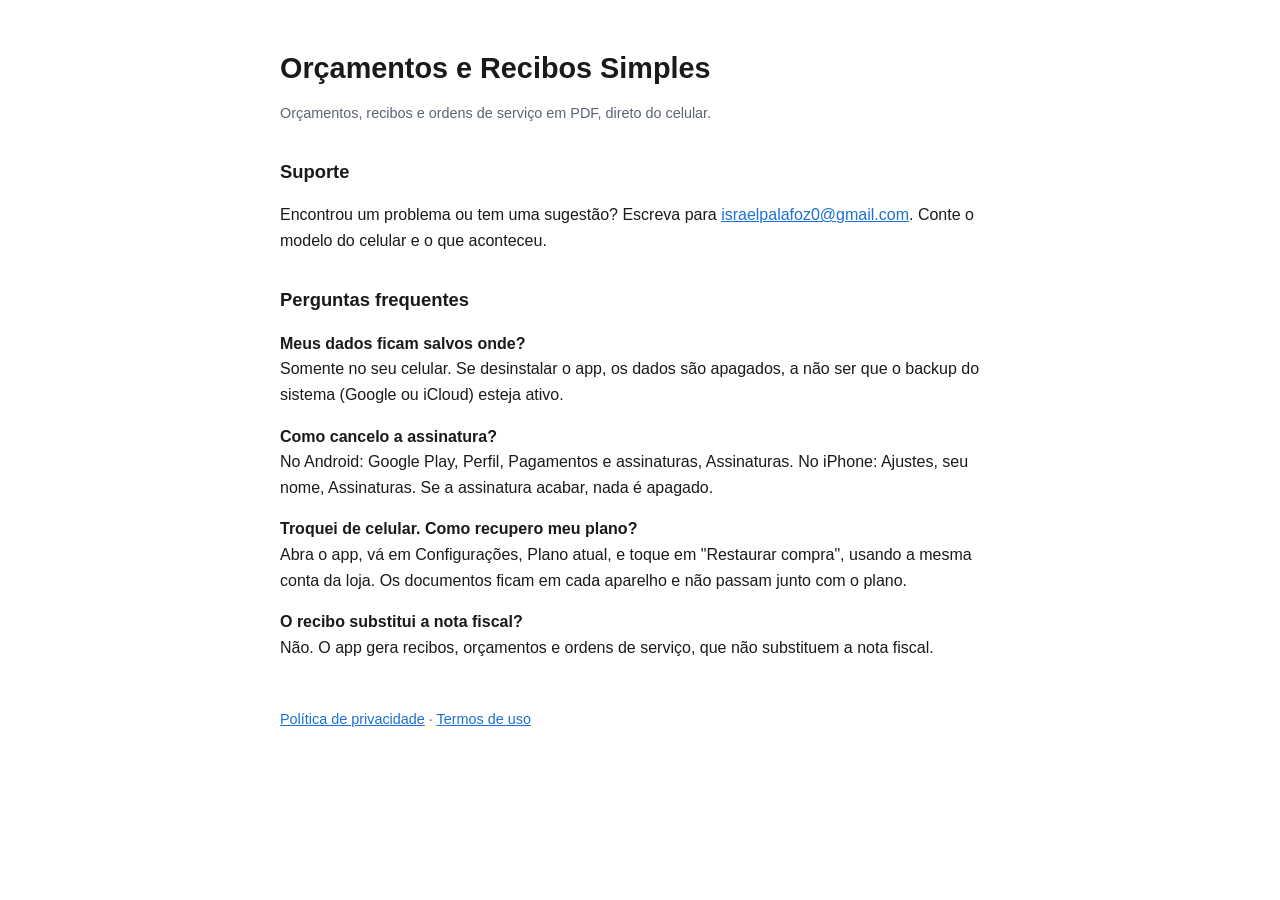
<file: index.html>
<!doctype html>
<html lang="pt-BR">
<head>
<meta charset="utf-8">
<meta name="viewport" content="width=device-width, initial-scale=1">
<title>Suporte · Orçamentos e Recibos Simples</title>
<link rel="stylesheet" href="estilo.css">
</head>
<body>
<main>
<h1>Orçamentos e Recibos Simples</h1>
<p class="sub">Orçamentos, recibos e ordens de serviço em PDF, direto do celular.</p>

<h2>Suporte</h2>
<p>Encontrou um problema ou tem uma sugestão? Escreva para <a href="mailto:israelpalafoz0@gmail.com">israelpalafoz0@gmail.com</a>. Conte o modelo do celular e o que aconteceu.</p>

<h2>Perguntas frequentes</h2>
<p><strong>Meus dados ficam salvos onde?</strong><br>Somente no seu celular. Se desinstalar o app, os dados são apagados, a não ser que o backup do sistema (Google ou iCloud) esteja ativo.</p>
<p><strong>Como cancelo a assinatura?</strong><br>No Android: Google Play, Perfil, Pagamentos e assinaturas, Assinaturas. No iPhone: Ajustes, seu nome, Assinaturas. Se a assinatura acabar, nada é apagado.</p>
<p><strong>Troquei de celular. Como recupero meu plano?</strong><br>Abra o app, vá em Configurações, Plano atual, e toque em "Restaurar compra", usando a mesma conta da loja. Os documentos ficam em cada aparelho e não passam junto com o plano.</p>
<p><strong>O recibo substitui a nota fiscal?</strong><br>Não. O app gera recibos, orçamentos e ordens de serviço, que não substituem a nota fiscal.</p>

<p class="rodape"><a href="privacidade.html">Política de privacidade</a> · <a href="termos.html">Termos de uso</a></p>
</main>
</body>
</html>
</file>
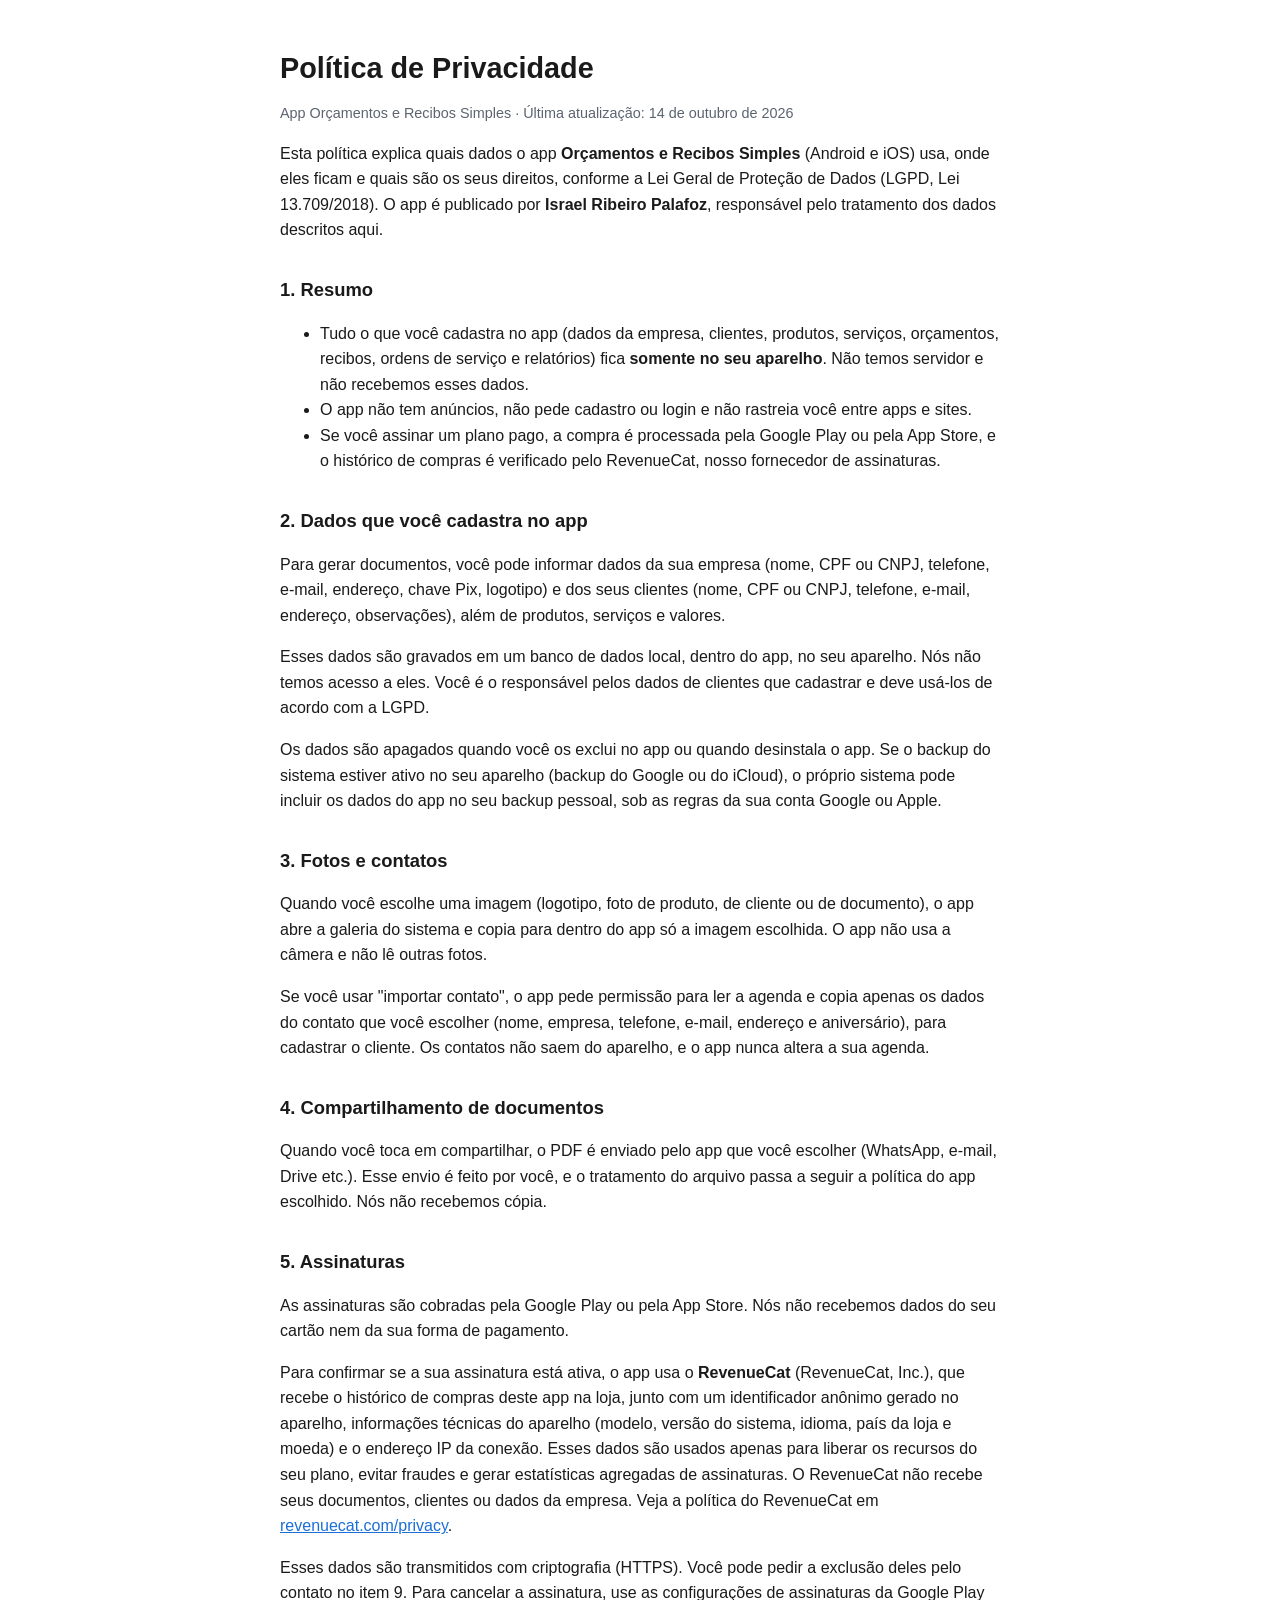
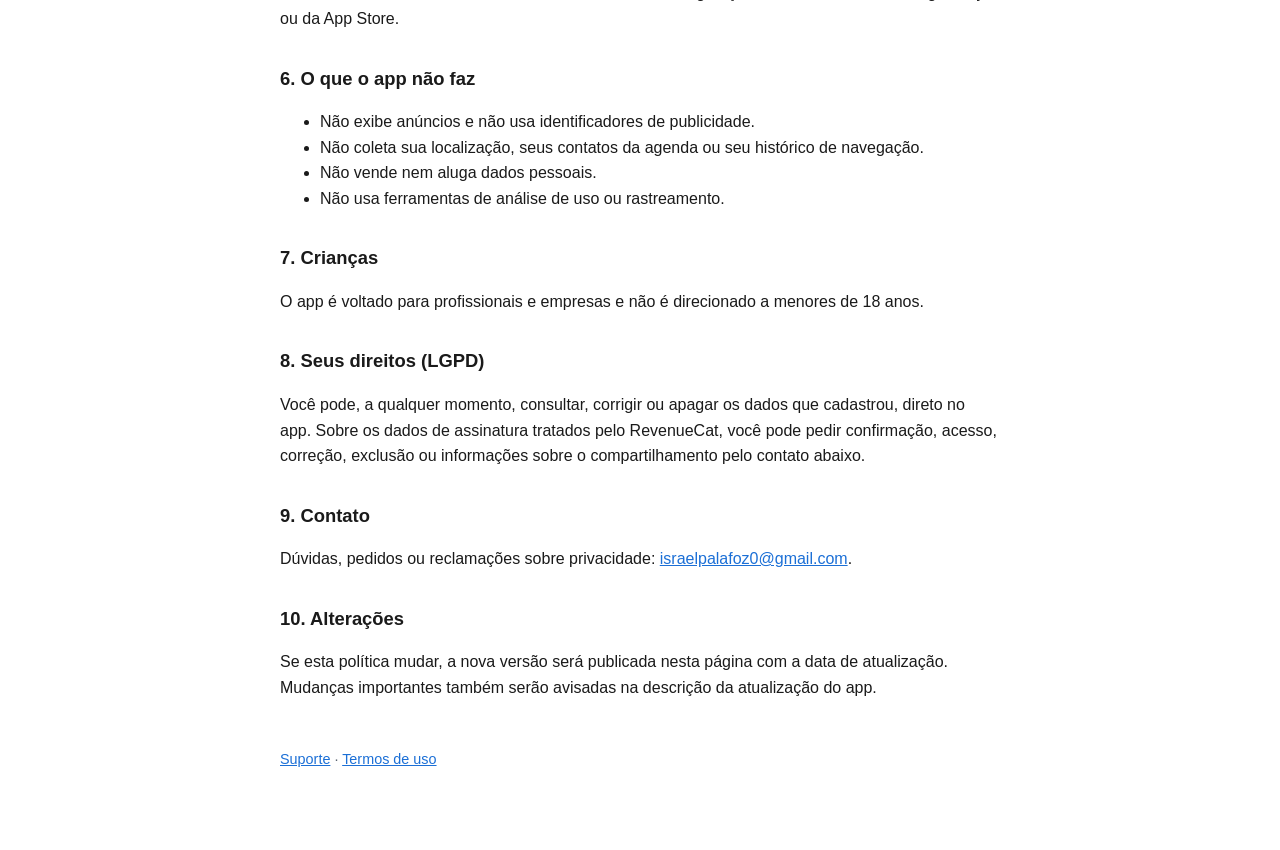
<file: privacidade.html>
<!doctype html>
<html lang="pt-BR">
<head>
<meta charset="utf-8">
<meta name="viewport" content="width=device-width, initial-scale=1">
<title>Política de Privacidade · Orçamentos e Recibos Simples</title>
<link rel="stylesheet" href="estilo.css">
</head>
<body>
<main>
<h1>Política de Privacidade</h1>
<p class="sub">App Orçamentos e Recibos Simples · Última atualização: 14 de outubro de 2026</p>

<p>Esta política explica quais dados o app <strong>Orçamentos e Recibos Simples</strong> (Android e iOS) usa, onde eles ficam e quais são os seus direitos, conforme a Lei Geral de Proteção de Dados (LGPD, Lei 13.709/2018). O app é publicado por <strong>Israel Ribeiro Palafoz</strong>, responsável pelo tratamento dos dados descritos aqui.</p>

<h2>1. Resumo</h2>
<ul>
<li>Tudo o que você cadastra no app (dados da empresa, clientes, produtos, serviços, orçamentos, recibos, ordens de serviço e relatórios) fica <strong>somente no seu aparelho</strong>. Não temos servidor e não recebemos esses dados.</li>
<li>O app não tem anúncios, não pede cadastro ou login e não rastreia você entre apps e sites.</li>
<li>Se você assinar um plano pago, a compra é processada pela Google Play ou pela App Store, e o histórico de compras é verificado pelo RevenueCat, nosso fornecedor de assinaturas.</li>
</ul>

<h2>2. Dados que você cadastra no app</h2>
<p>Para gerar documentos, você pode informar dados da sua empresa (nome, CPF ou CNPJ, telefone, e-mail, endereço, chave Pix, logotipo) e dos seus clientes (nome, CPF ou CNPJ, telefone, e-mail, endereço, observações), além de produtos, serviços e valores.</p>
<p>Esses dados são gravados em um banco de dados local, dentro do app, no seu aparelho. Nós não temos acesso a eles. Você é o responsável pelos dados de clientes que cadastrar e deve usá-los de acordo com a LGPD.</p>
<p>Os dados são apagados quando você os exclui no app ou quando desinstala o app. Se o backup do sistema estiver ativo no seu aparelho (backup do Google ou do iCloud), o próprio sistema pode incluir os dados do app no seu backup pessoal, sob as regras da sua conta Google ou Apple.</p>

<h2>3. Fotos e contatos</h2>
<p>Quando você escolhe uma imagem (logotipo, foto de produto, de cliente ou de documento), o app abre a galeria do sistema e copia para dentro do app só a imagem escolhida. O app não usa a câmera e não lê outras fotos.</p>
<p>Se você usar "importar contato", o app pede permissão para ler a agenda e copia apenas os dados do contato que você escolher (nome, empresa, telefone, e-mail, endereço e aniversário), para cadastrar o cliente. Os contatos não saem do aparelho, e o app nunca altera a sua agenda.</p>

<h2>4. Compartilhamento de documentos</h2>
<p>Quando você toca em compartilhar, o PDF é enviado pelo app que você escolher (WhatsApp, e-mail, Drive etc.). Esse envio é feito por você, e o tratamento do arquivo passa a seguir a política do app escolhido. Nós não recebemos cópia.</p>

<h2>5. Assinaturas</h2>
<p>As assinaturas são cobradas pela Google Play ou pela App Store. Nós não recebemos dados do seu cartão nem da sua forma de pagamento.</p>
<p>Para confirmar se a sua assinatura está ativa, o app usa o <strong>RevenueCat</strong> (RevenueCat, Inc.), que recebe o histórico de compras deste app na loja, junto com um identificador anônimo gerado no aparelho, informações técnicas do aparelho (modelo, versão do sistema, idioma, país da loja e moeda) e o endereço IP da conexão. Esses dados são usados apenas para liberar os recursos do seu plano, evitar fraudes e gerar estatísticas agregadas de assinaturas. O RevenueCat não recebe seus documentos, clientes ou dados da empresa. Veja a política do RevenueCat em <a href="https://www.revenuecat.com/privacy">revenuecat.com/privacy</a>.</p>
<p>Esses dados são transmitidos com criptografia (HTTPS). Você pode pedir a exclusão deles pelo contato no item 9. Para cancelar a assinatura, use as configurações de assinaturas da Google Play ou da App Store.</p>

<h2>6. O que o app não faz</h2>
<ul>
<li>Não exibe anúncios e não usa identificadores de publicidade.</li>
<li>Não coleta sua localização, seus contatos da agenda ou seu histórico de navegação.</li>
<li>Não vende nem aluga dados pessoais.</li>
<li>Não usa ferramentas de análise de uso ou rastreamento.</li>
</ul>

<h2>7. Crianças</h2>
<p>O app é voltado para profissionais e empresas e não é direcionado a menores de 18 anos.</p>

<h2>8. Seus direitos (LGPD)</h2>
<p>Você pode, a qualquer momento, consultar, corrigir ou apagar os dados que cadastrou, direto no app. Sobre os dados de assinatura tratados pelo RevenueCat, você pode pedir confirmação, acesso, correção, exclusão ou informações sobre o compartilhamento pelo contato abaixo.</p>

<h2>9. Contato</h2>
<p>Dúvidas, pedidos ou reclamações sobre privacidade: <a href="mailto:israelpalafoz0@gmail.com">israelpalafoz0@gmail.com</a>.</p>

<h2>10. Alterações</h2>
<p>Se esta política mudar, a nova versão será publicada nesta página com a data de atualização. Mudanças importantes também serão avisadas na descrição da atualização do app.</p>

<p class="rodape"><a href="index.html">Suporte</a> · <a href="termos.html">Termos de uso</a></p>
</main>
</body>
</html>
</file>
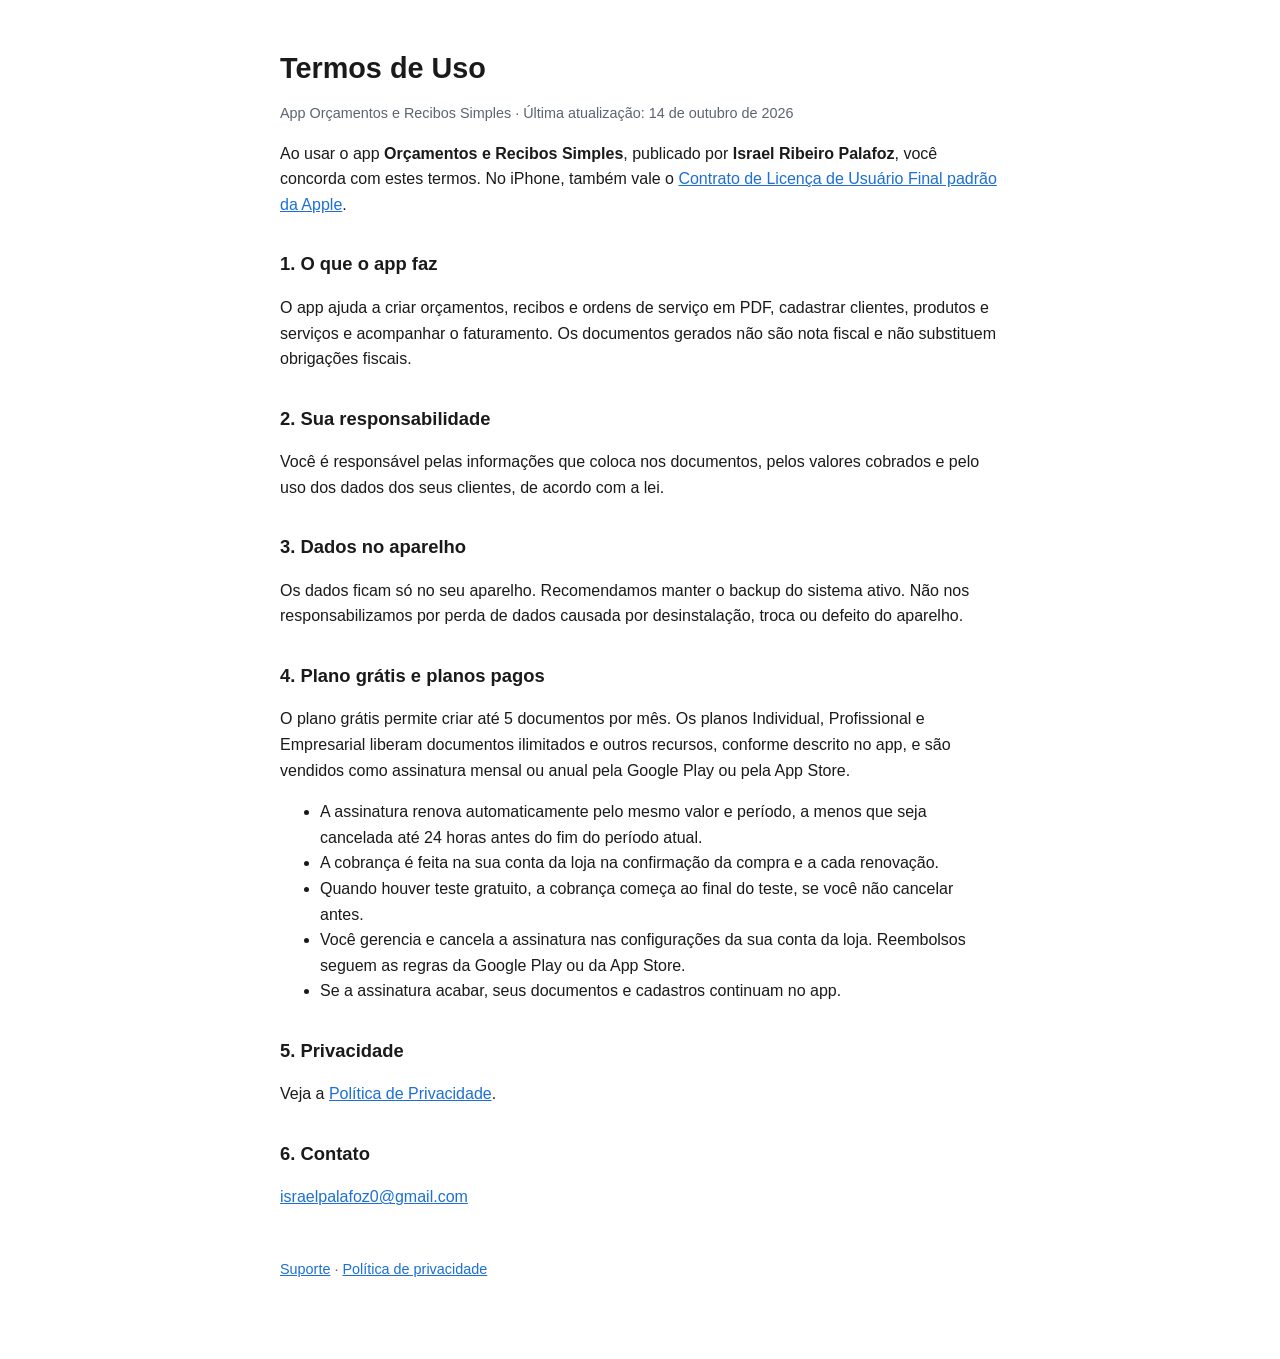
<file: termos.html>
<!doctype html>
<html lang="pt-BR">
<head>
<meta charset="utf-8">
<meta name="viewport" content="width=device-width, initial-scale=1">
<title>Termos de Uso · Orçamentos e Recibos Simples</title>
<link rel="stylesheet" href="estilo.css">
</head>
<body>
<main>
<h1>Termos de Uso</h1>
<p class="sub">App Orçamentos e Recibos Simples · Última atualização: 14 de outubro de 2026</p>

<p>Ao usar o app <strong>Orçamentos e Recibos Simples</strong>, publicado por <strong>Israel Ribeiro Palafoz</strong>, você concorda com estes termos. No iPhone, também vale o <a href="https://www.apple.com/legal/internet-services/itunes/dev/stdeula/">Contrato de Licença de Usuário Final padrão da Apple</a>.</p>

<h2>1. O que o app faz</h2>
<p>O app ajuda a criar orçamentos, recibos e ordens de serviço em PDF, cadastrar clientes, produtos e serviços e acompanhar o faturamento. Os documentos gerados não são nota fiscal e não substituem obrigações fiscais.</p>

<h2>2. Sua responsabilidade</h2>
<p>Você é responsável pelas informações que coloca nos documentos, pelos valores cobrados e pelo uso dos dados dos seus clientes, de acordo com a lei.</p>

<h2>3. Dados no aparelho</h2>
<p>Os dados ficam só no seu aparelho. Recomendamos manter o backup do sistema ativo. Não nos responsabilizamos por perda de dados causada por desinstalação, troca ou defeito do aparelho.</p>

<h2>4. Plano grátis e planos pagos</h2>
<p>O plano grátis permite criar até 5 documentos por mês. Os planos Individual, Profissional e Empresarial liberam documentos ilimitados e outros recursos, conforme descrito no app, e são vendidos como assinatura mensal ou anual pela Google Play ou pela App Store.</p>
<ul>
<li>A assinatura renova automaticamente pelo mesmo valor e período, a menos que seja cancelada até 24 horas antes do fim do período atual.</li>
<li>A cobrança é feita na sua conta da loja na confirmação da compra e a cada renovação.</li>
<li>Quando houver teste gratuito, a cobrança começa ao final do teste, se você não cancelar antes.</li>
<li>Você gerencia e cancela a assinatura nas configurações da sua conta da loja. Reembolsos seguem as regras da Google Play ou da App Store.</li>
<li>Se a assinatura acabar, seus documentos e cadastros continuam no app.</li>
</ul>

<h2>5. Privacidade</h2>
<p>Veja a <a href="privacidade.html">Política de Privacidade</a>.</p>

<h2>6. Contato</h2>
<p><a href="mailto:israelpalafoz0@gmail.com">israelpalafoz0@gmail.com</a></p>

<p class="rodape"><a href="index.html">Suporte</a> · <a href="privacidade.html">Política de privacidade</a></p>
</main>
</body>
</html>
</file>
<file: estilo.css>
:root {
  color-scheme: light dark;
  --texto: #1a1a1a;
  --fundo: #ffffff;
  --suave: #5b6470;
  --link: #1b6fd6;
}
@media (prefers-color-scheme: dark) {
  :root { --texto: #ececec; --fundo: #121417; --suave: #9aa3ad; --link: #5aa7ff; }
}
body {
  margin: 0;
  background: var(--fundo);
  color: var(--texto);
  font: 16px/1.6 -apple-system, BlinkMacSystemFont, "Segoe UI", Roboto, sans-serif;
}
main { max-width: 720px; margin: 0 auto; padding: 32px 16px 64px; }
h1 { font-size: 1.8rem; line-height: 1.25; margin-bottom: 4px; }
h2 { font-size: 1.15rem; margin-top: 2rem; }
.sub, .rodape { color: var(--suave); font-size: 0.9rem; }
.rodape { margin-top: 3rem; }
a { color: var(--link); }
</file>
